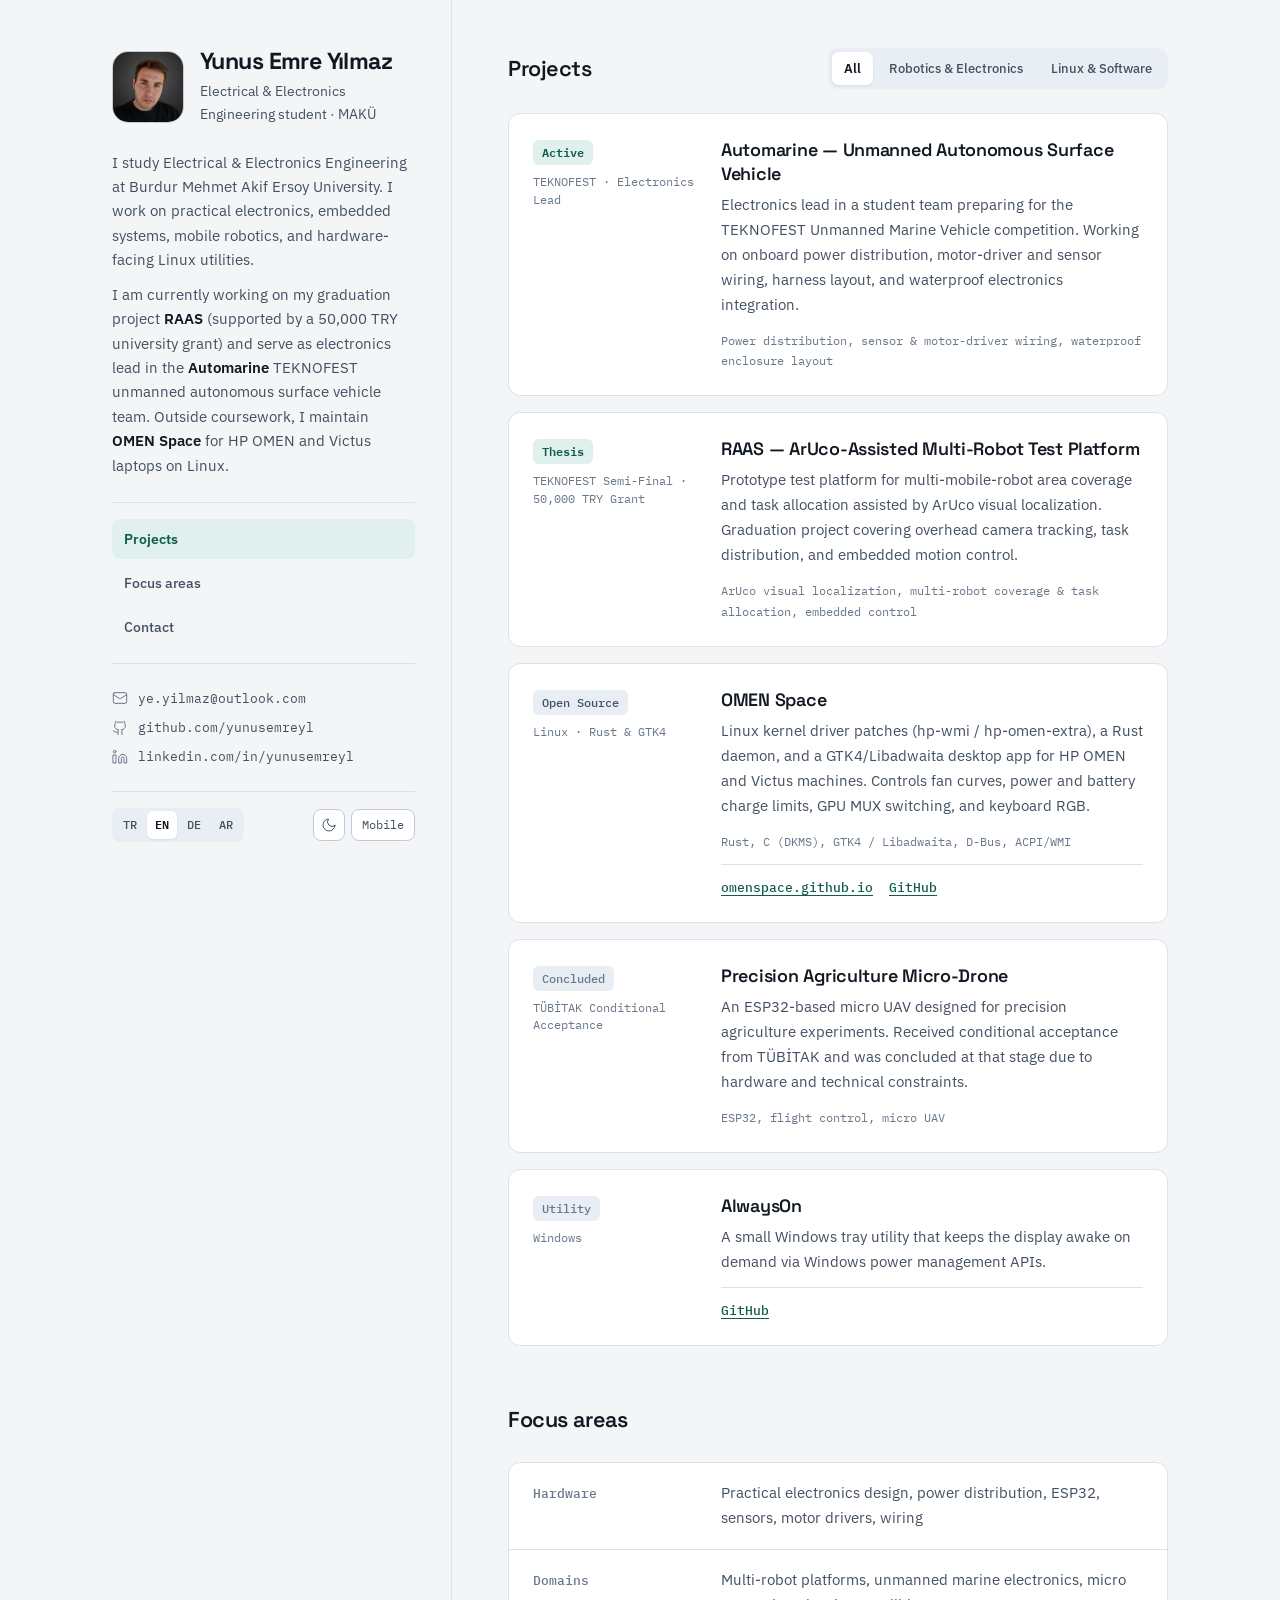
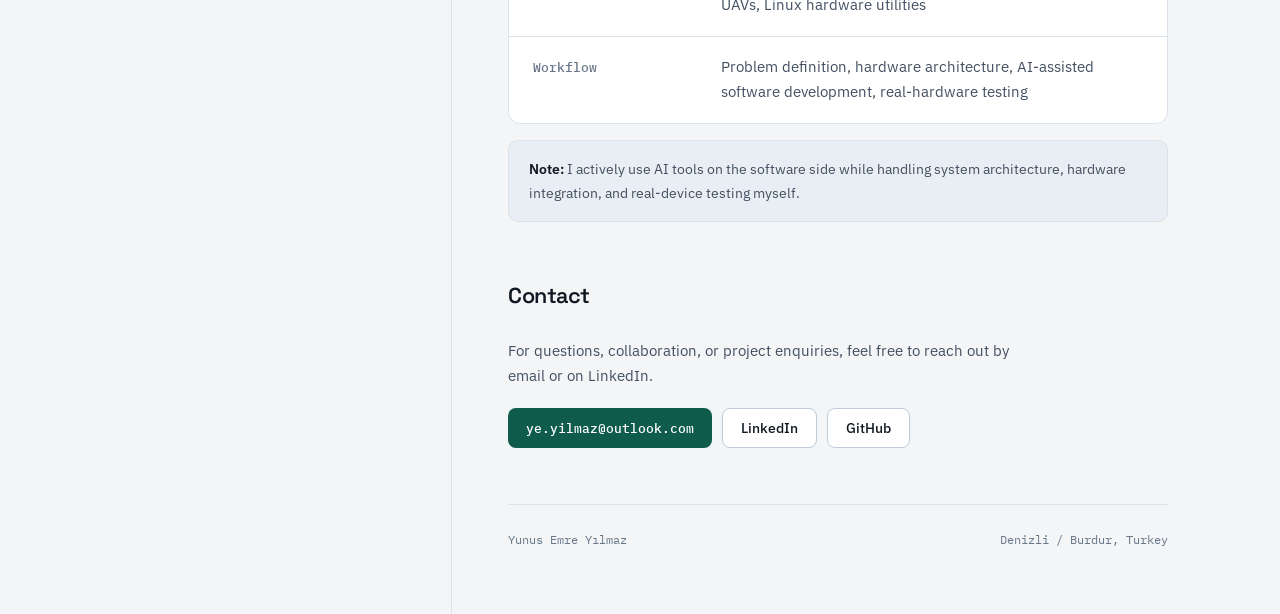
<file: index.html>
<!DOCTYPE html>
<html lang="tr">
<head>
<meta charset="UTF-8">
<meta name="viewport" content="width=device-width, initial-scale=1.0">
<title>Yunus Emre Yılmaz</title>
<meta name="description" content="Yunus Emre Yılmaz — Elektrik-Elektronik Mühendisliği öğrencisi. Gömülü sistemler, çoklu mobil robotlar, insansız deniz aracı elektroniği ve Linux donanım araçları.">
<meta name="theme-color" content="#f3f5f7">
<link rel="icon" href="avatar.png" type="image/png">
<link rel="alternate" media="only screen and (max-width: 768px)" href="mobile.html">
<link rel="preconnect" href="https://fonts.googleapis.com">
<link rel="preconnect" href="https://fonts.gstatic.com" crossorigin>
<link href="https://fonts.googleapis.com/css2?family=IBM+Plex+Mono:wght@400;500&family=IBM+Plex+Sans+Arabic:wght@400;500;600&family=IBM+Plex+Sans:wght@400;500;600&family=Space+Grotesk:wght@500;600;700&display=swap" rel="stylesheet">
<script>
(function () {
  var params = new URLSearchParams(location.search);
  if (params.get('view') === 'desktop') sessionStorage.setItem('yey-view', 'desktop');
  if (params.get('view') === 'mobile') {
    sessionStorage.setItem('yey-view', 'mobile');
    location.replace('mobile.html' + location.hash);
    return;
  }
  var pref = sessionStorage.getItem('yey-view');
  var isMobile = window.matchMedia('(max-width: 768px)').matches || /Android|iPhone|iPod|IEMobile|Opera Mini/i.test(navigator.userAgent);
  if (pref !== 'desktop' && isMobile) {
    location.replace('mobile.html' + location.hash);
    return;
  }
  var saved = localStorage.getItem('theme');
  var theme = saved || (window.matchMedia('(prefers-color-scheme: dark)').matches ? 'dark' : 'light');
  document.documentElement.dataset.theme = theme;
})();
</script>
<link rel="stylesheet" href="assets/css/style.css">
</head>
<body>

<a class="skip-link" href="#content" data-i="skip">İçeriğe geç</a>

<div class="shell">
  <!-- Sticky Identity Rail -->
  <aside class="rail">
    <div class="rail-inner">
      <div class="identity">
        <img class="avatar" src="avatar.png" alt="Yunus Emre Yılmaz" width="84" height="84">
        <div class="id-text">
          <h1>Yunus Emre Yılmaz</h1>
          <p class="role" data-i="role"></p>
        </div>
      </div>

      <div class="bio">
        <p data-i="bio1"></p>
        <p data-i="bio2"></p>
      </div>

      <nav class="rail-nav" aria-label="Section navigation">
        <a href="#projects" class="on" data-sec="projects" data-i="n_proj">Projeler</a>
        <a href="#focus" data-sec="focus" data-i="n_work">Çalışma alanları</a>
        <a href="#contact" data-sec="contact" data-i="n_contact">İletişim</a>
      </nav>

      <div class="rail-links">
        <a href="mailto:ye.yilmaz@outlook.com" class="ext-link">
          <svg width="16" height="16" viewBox="0 0 24 24" fill="none" stroke="currentColor" stroke-width="1.5" stroke-linecap="round" stroke-linejoin="round" aria-hidden="true"><rect x="2" y="4" width="20" height="16" rx="2"/><path d="m22 7-8.97 5.7a1.94 1.94 0 0 1-2.06 0L2 7"/></svg>
          <span>ye.yilmaz@outlook.com</span>
        </a>
        <a href="https://github.com/yunusemreyl" target="_blank" rel="noopener" class="ext-link">
          <svg width="16" height="16" viewBox="0 0 24 24" fill="none" stroke="currentColor" stroke-width="1.5" stroke-linecap="round" stroke-linejoin="round" aria-hidden="true"><path d="M15 22v-4a4.8 4.8 0 0 0-1-3.5c3 0 6-2 6-5.5.08-1.25-.27-2.48-1-3.5.28-1.15.28-2.35 0-3.5 0 0-1 0-3 1.5-2.64-.5-5.36-.5-8 0C6 2 5 2 5 2c-.3 1.15-.3 2.35 0 3.5A5.4 5.4 0 0 0 4 9c0 3.5 3 5.5 6 5.5-.39.49-.68 1.05-.85 1.65S8.93 17.38 9 18v4"/><path d="M9 18c-4.51 2-5-2-7-2"/></svg>
          <span>github.com/yunusemreyl</span>
        </a>
        <a href="https://www.linkedin.com/in/yunusemreyl" target="_blank" rel="noopener" class="ext-link">
          <svg width="16" height="16" viewBox="0 0 24 24" fill="none" stroke="currentColor" stroke-width="1.5" stroke-linecap="round" stroke-linejoin="round" aria-hidden="true"><path d="M16 8a6 6 0 0 1 6 6v7h-4v-7a2 2 0 0 0-4 0v7h-4v-7a6 6 0 0 1 6-6z"/><rect x="2" y="9" width="4" height="12"/><circle cx="4" cy="4" r="2"/></svg>
          <span>linkedin.com/in/yunusemreyl</span>
        </a>
      </div>

      <div class="rail-controls">
        <div class="lang" role="group" aria-label="Language">
          <button type="button" data-l="tr">TR</button>
          <button type="button" data-l="en">EN</button>
          <button type="button" data-l="de">DE</button>
          <button type="button" data-l="ar">AR</button>
        </div>
        <div class="rail-actions">
          <button class="icon-btn theme-btn" type="button" aria-label="Toggle theme">
            <svg class="ic-moon" width="16" height="16" viewBox="0 0 24 24" fill="none" stroke="currentColor" stroke-width="1.5" stroke-linecap="round" stroke-linejoin="round" aria-hidden="true"><path d="M21 12.79A9 9 0 1 1 11.21 3a7 7 0 0 0 9.79 9.79z"/></svg>
            <svg class="ic-sun" width="16" height="16" viewBox="0 0 24 24" fill="none" stroke="currentColor" stroke-width="1.5" stroke-linecap="round" stroke-linejoin="round" aria-hidden="true"><circle cx="12" cy="12" r="4"/><path d="M12 2v2M12 20v2M4.93 4.93l1.41 1.41M17.66 17.66l1.41 1.41M2 12h2M20 12h2M6.34 17.66l-1.41 1.41M19.07 4.93l-1.41 1.41"/></svg>
          </button>
          <a href="mobile.html?view=mobile" class="view-switch" data-i="view_mobile" title="Mobile edition">Mobil</a>
        </div>
      </div>
    </div>
  </aside>

  <!-- Main Technical Ledger -->
  <main id="content" class="content">
    <section id="projects" class="block">
      <div class="block-head">
        <h2 data-i="n_proj">Projeler</h2>
        <div class="filters" role="tablist" aria-label="Project categories">
          <button type="button" class="filter-btn on" role="tab" aria-selected="true" data-filter="all" data-i="f_all">Tümü</button>
          <button type="button" class="filter-btn" role="tab" aria-selected="false" data-filter="hardware" data-i="f_hw">Robotik &amp; Elektronik</button>
          <button type="button" class="filter-btn" role="tab" aria-selected="false" data-filter="software" data-i="f_sw">Linux &amp; Yazılım</button>
        </div>
      </div>

      <div class="project-ledger">
        <article class="entry entry-active" data-cat="hardware">
          <div class="entry-rail">
            <span class="status-tag active" data-i="st_active">Aktif</span>
            <span class="entry-period" data-i="m_auto"></span>
          </div>
          <div class="entry-body">
            <h3 data-i="t_auto"></h3>
            <p data-i="p_auto"></p>
            <div class="spec-line" data-i="d_auto"></div>
          </div>
        </article>

        <article class="entry entry-active" data-cat="hardware">
          <div class="entry-rail">
            <span class="status-tag active" data-i="st_grad">Bitirme</span>
            <span class="entry-period" data-i="m_raas"></span>
          </div>
          <div class="entry-body">
            <h3 data-i="t_raas"></h3>
            <p data-i="p_raas"></p>
            <div class="spec-line" data-i="d_raas"></div>
          </div>
        </article>

        <article class="entry" data-cat="software">
          <div class="entry-rail">
            <span class="status-tag" data-i="st_oss">Açık Kaynak</span>
            <span class="entry-period" data-i="m_omen"></span>
          </div>
          <div class="entry-body">
            <h3><bdi>OMEN Space</bdi></h3>
            <p data-i="p_omen"></p>
            <div class="spec-line" data-i="d_omen"></div>
            <div class="entry-links">
              <a href="https://omenspace.github.io" target="_blank" rel="noopener">omenspace.github.io</a>
              <a href="https://github.com/yunusemreyl/omen-space" target="_blank" rel="noopener">GitHub</a>
            </div>
          </div>
        </article>

        <article class="entry" data-cat="hardware">
          <div class="entry-rail">
            <span class="status-tag muted" data-i="st_arch">Tamamlandı</span>
            <span class="entry-period" data-i="m_drone"></span>
          </div>
          <div class="entry-body">
            <h3 data-i="t_drone"></h3>
            <p data-i="p_drone"></p>
            <div class="spec-line" data-i="d_drone"></div>
          </div>
        </article>

        <article class="entry" data-cat="software">
          <div class="entry-rail">
            <span class="status-tag muted" data-i="st_util">Araç</span>
            <span class="entry-period"><bdi>Windows</bdi></span>
          </div>
          <div class="entry-body">
            <h3><bdi>AlwaysOn</bdi></h3>
            <p data-i="p_always"></p>
            <div class="entry-links">
              <a href="https://github.com/yunusemreyl/AlwaysOn" target="_blank" rel="noopener">GitHub</a>
            </div>
          </div>
        </article>
      </div>
    </section>

    <section id="focus" class="block">
      <div class="block-head">
        <h2 data-i="n_work">Çalışma alanları</h2>
      </div>

      <dl class="matrix">
        <div class="matrix-row">
          <dt data-i="k1"></dt>
          <dd data-i="v1"></dd>
        </div>
        <div class="matrix-row">
          <dt data-i="k2"></dt>
          <dd data-i="v2"></dd>
        </div>
        <div class="matrix-row">
          <dt data-i="k3"></dt>
          <dd data-i="v3"></dd>
        </div>
      </dl>

      <div class="callout" data-i="note"></div>
    </section>

    <section id="contact" class="block">
      <div class="block-head">
        <h2 data-i="n_contact">İletişim</h2>
      </div>
      <p class="contact-lead" data-i="c_text"></p>
      <div class="contact-bar">
        <a href="mailto:ye.yilmaz@outlook.com" class="btn-primary">ye.yilmaz@outlook.com</a>
        <a href="https://www.linkedin.com/in/yunusemreyl" target="_blank" rel="noopener" class="btn-ghost">LinkedIn</a>
        <a href="https://github.com/yunusemreyl" target="_blank" rel="noopener" class="btn-ghost">GitHub</a>
      </div>
    </section>

    <footer class="foot">
      <span>Yunus Emre Yılmaz</span>
      <span data-i="loc">Denizli / Burdur, Türkiye</span>
    </footer>
  </main>
</div>

<script src="assets/js/main.js"></script>
</body>
</html>
</file>
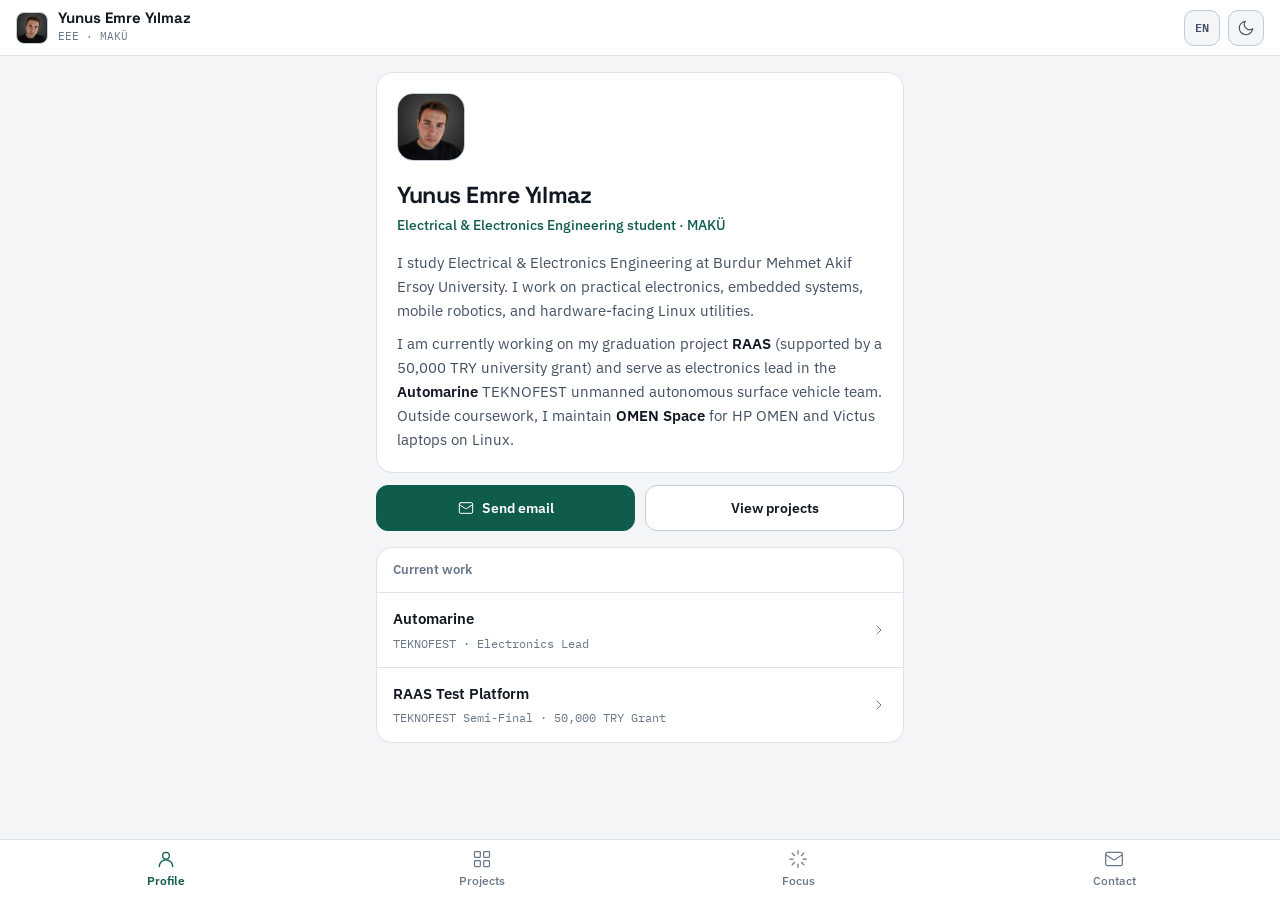
<file: mobile.html>
<!DOCTYPE html>
<html lang="tr">
<head>
<meta charset="UTF-8">
<meta name="viewport" content="width=device-width, initial-scale=1.0, viewport-fit=cover">
<title>Yunus Emre Yılmaz</title>
<meta name="description" content="Yunus Emre Yılmaz — Elektrik-Elektronik Mühendisliği öğrencisi. Gömülü sistemler, çoklu mobil robotlar, insansız deniz aracı elektroniği ve Linux donanım araçları.">
<meta name="theme-color" content="#f3f5f7">
<link rel="icon" href="avatar.png" type="image/png">
<link rel="canonical" href="index.html">
<link rel="preconnect" href="https://fonts.googleapis.com">
<link rel="preconnect" href="https://fonts.gstatic.com" crossorigin>
<link href="https://fonts.googleapis.com/css2?family=IBM+Plex+Mono:wght@400;500&family=IBM+Plex+Sans+Arabic:wght@400;500;600&family=IBM+Plex+Sans:wght@400;500;600&family=Space+Grotesk:wght@500;600;700&display=swap" rel="stylesheet">
<script>
(function () {
  var params = new URLSearchParams(location.search);
  if (params.get('view') === 'mobile') sessionStorage.setItem('yey-view', 'mobile');
  var saved = localStorage.getItem('theme');
  var theme = saved || (window.matchMedia('(prefers-color-scheme: dark)').matches ? 'dark' : 'light');
  document.documentElement.dataset.theme = theme;
})();
</script>
<link rel="stylesheet" href="assets/css/mobile.css">
</head>
<body>

<header class="m-header">
  <div class="m-brand">
    <img src="avatar.png" alt="Yunus Emre Yılmaz" width="32" height="32">
    <div>
      <div class="m-name">Yunus Emre Yılmaz</div>
      <div class="m-dept" data-i="m_dept">EEM · MAKÜ</div>
    </div>
  </div>
  <div class="m-tools">
    <button class="m-lang-cycle" id="mLangBtn" type="button" aria-label="Change language">TR</button>
    <button class="m-icon-btn theme-btn" type="button" aria-label="Toggle theme">
      <svg class="ic-moon" width="18" height="18" viewBox="0 0 24 24" fill="none" stroke="currentColor" stroke-width="1.5" stroke-linecap="round" stroke-linejoin="round" aria-hidden="true"><path d="M21 12.79A9 9 0 1 1 11.21 3a7 7 0 0 0 9.79 9.79z"/></svg>
      <svg class="ic-sun" width="18" height="18" viewBox="0 0 24 24" fill="none" stroke="currentColor" stroke-width="1.5" stroke-linecap="round" stroke-linejoin="round" aria-hidden="true"><circle cx="12" cy="12" r="4"/><path d="M12 2v2M12 20v2M4.93 4.93l1.41 1.41M17.66 17.66l1.41 1.41M2 12h2M20 12h2M6.34 17.66l-1.41 1.41M19.07 4.93l-1.41 1.41"/></svg>
    </button>
  </div>
</header>

<main class="m-main">
  <!-- Tab 1: About / Overview -->
  <section class="m-view on" data-tab="about">
    <div class="m-hero-card">
      <img class="m-avatar" src="avatar.png" alt="Yunus Emre Yılmaz" width="68" height="68">
      <h1>Yunus Emre Yılmaz</h1>
      <p class="m-role" data-i="role"></p>
      <div class="m-bio">
        <p data-i="bio1"></p>
        <p data-i="bio2"></p>
      </div>
    </div>

    <div class="m-quick-actions">
      <a href="mailto:ye.yilmaz@outlook.com" class="m-btn m-btn-primary">
        <svg width="16" height="16" viewBox="0 0 24 24" fill="none" stroke="currentColor" stroke-width="1.5" stroke-linecap="round" stroke-linejoin="round" aria-hidden="true"><rect x="2" y="4" width="20" height="16" rx="2"/><path d="m22 7-8.97 5.7a1.94 1.94 0 0 1-2.06 0L2 7"/></svg>
        <span data-i="m_email_btn">E-posta gönder</span>
      </a>
      <button type="button" class="m-btn" data-go-tab="projects" data-i="m_view_projects">Projeleri gör</button>
    </div>

    <div class="m-current-strip">
      <div class="m-strip-head" data-i="m_now">Güncel çalışmalar</div>
      <button type="button" class="m-mini-row" data-go-tab="projects">
        <div>
          <strong data-i="t_auto_short">Automarine</strong>
          <span data-i="m_auto"></span>
        </div>
        <svg width="16" height="16" viewBox="0 0 24 24" fill="none" stroke="currentColor" stroke-width="1.5" stroke-linecap="round" stroke-linejoin="round" aria-hidden="true"><path d="m9 18 6-6-6-6"/></svg>
      </button>
      <button type="button" class="m-mini-row" data-go-tab="projects">
        <div>
          <strong data-i="t_raas_short">RAAS</strong>
          <span data-i="m_raas"></span>
        </div>
        <svg width="16" height="16" viewBox="0 0 24 24" fill="none" stroke="currentColor" stroke-width="1.5" stroke-linecap="round" stroke-linejoin="round" aria-hidden="true"><path d="m9 18 6-6-6-6"/></svg>
      </button>
    </div>
  </section>

  <!-- Tab 2: Projects -->
  <section class="m-view" data-tab="projects">
    <div class="m-sec-title" data-i="n_proj">Projeler</div>

    <div class="m-chips" role="tablist">
      <button type="button" class="filter-btn on" role="tab" aria-selected="true" data-filter="all" data-i="f_all">Tümü</button>
      <button type="button" class="filter-btn" role="tab" aria-selected="false" data-filter="hardware" data-i="f_hw">Robotik &amp; Elektronik</button>
      <button type="button" class="filter-btn" role="tab" aria-selected="false" data-filter="software" data-i="f_sw">Linux &amp; Yazılım</button>
    </div>

    <div class="m-proj-list">
      <details class="m-proj" data-cat="hardware" open>
        <summary>
          <div class="m-proj-head">
            <span class="m-pill active" data-i="st_active">Aktif</span>
            <h2 data-i="t_auto"></h2>
            <div class="m-proj-meta" data-i="m_auto"></div>
          </div>
          <svg class="m-chev" width="16" height="16" viewBox="0 0 24 24" fill="none" stroke="currentColor" stroke-width="1.5" stroke-linecap="round" stroke-linejoin="round" aria-hidden="true"><path d="m6 9 6 6 6-6"/></svg>
        </summary>
        <div class="m-proj-body">
          <p data-i="p_auto"></p>
          <div class="m-spec" data-i="d_auto"></div>
        </div>
      </details>

      <details class="m-proj" data-cat="hardware" open>
        <summary>
          <div class="m-proj-head">
            <span class="m-pill active" data-i="st_grad">Bitirme</span>
            <h2 data-i="t_raas"></h2>
            <div class="m-proj-meta" data-i="m_raas"></div>
          </div>
          <svg class="m-chev" width="16" height="16" viewBox="0 0 24 24" fill="none" stroke="currentColor" stroke-width="1.5" stroke-linecap="round" stroke-linejoin="round" aria-hidden="true"><path d="m6 9 6 6 6-6"/></svg>
        </summary>
        <div class="m-proj-body">
          <p data-i="p_raas"></p>
          <div class="m-spec" data-i="d_raas"></div>
        </div>
      </details>

      <details class="m-proj" data-cat="software">
        <summary>
          <div class="m-proj-head">
            <span class="m-pill" data-i="st_oss">Açık Kaynak</span>
            <h2><bdi>OMEN Space</bdi></h2>
            <div class="m-proj-meta" data-i="m_omen"></div>
          </div>
          <svg class="m-chev" width="16" height="16" viewBox="0 0 24 24" fill="none" stroke="currentColor" stroke-width="1.5" stroke-linecap="round" stroke-linejoin="round" aria-hidden="true"><path d="m6 9 6 6 6-6"/></svg>
        </summary>
        <div class="m-proj-body">
          <p data-i="p_omen"></p>
          <div class="m-spec" data-i="d_omen"></div>
          <div class="m-proj-links">
            <a href="https://omenspace.github.io" target="_blank" rel="noopener">omenspace.github.io</a>
            <a href="https://github.com/yunusemreyl/omen-space" target="_blank" rel="noopener">GitHub</a>
          </div>
        </div>
      </details>

      <details class="m-proj" data-cat="hardware">
        <summary>
          <div class="m-proj-head">
            <span class="m-pill muted" data-i="st_arch">Tamamlandı</span>
            <h2 data-i="t_drone"></h2>
            <div class="m-proj-meta" data-i="m_drone"></div>
          </div>
          <svg class="m-chev" width="16" height="16" viewBox="0 0 24 24" fill="none" stroke="currentColor" stroke-width="1.5" stroke-linecap="round" stroke-linejoin="round" aria-hidden="true"><path d="m6 9 6 6 6-6"/></svg>
        </summary>
        <div class="m-proj-body">
          <p data-i="p_drone"></p>
          <div class="m-spec" data-i="d_drone"></div>
        </div>
      </details>

      <details class="m-proj" data-cat="software">
        <summary>
          <div class="m-proj-head">
            <span class="m-pill muted" data-i="st_util">Araç</span>
            <h2><bdi>AlwaysOn</bdi></h2>
            <div class="m-proj-meta"><bdi>Windows</bdi></div>
          </div>
          <svg class="m-chev" width="16" height="16" viewBox="0 0 24 24" fill="none" stroke="currentColor" stroke-width="1.5" stroke-linecap="round" stroke-linejoin="round" aria-hidden="true"><path d="m6 9 6 6 6-6"/></svg>
        </summary>
        <div class="m-proj-body">
          <p data-i="p_always"></p>
          <div class="m-proj-links">
            <a href="https://github.com/yunusemreyl/AlwaysOn" target="_blank" rel="noopener">GitHub</a>
          </div>
        </div>
      </details>
    </div>
  </section>

  <!-- Tab 3: Focus Areas -->
  <section class="m-view" data-tab="focus">
    <div class="m-sec-title" data-i="n_work">Çalışma alanları</div>

    <dl class="m-matrix">
      <div class="m-mrow"><dt data-i="k1"></dt><dd data-i="v1"></dd></div>
      <div class="m-mrow"><dt data-i="k2"></dt><dd data-i="v2"></dd></div>
      <div class="m-mrow"><dt data-i="k3"></dt><dd data-i="v3"></dd></div>
    </dl>

    <div class="m-callout" data-i="note"></div>
  </section>

  <!-- Tab 4: Contact & Preferences -->
  <section class="m-view" data-tab="contact">
    <div class="m-sec-title" data-i="n_contact">İletişim</div>
    <p class="m-contact-p" data-i="c_text"></p>

    <div class="m-contact-list">
      <a href="mailto:ye.yilmaz@outlook.com" class="m-contact-item">
        <svg width="18" height="18" viewBox="0 0 24 24" fill="none" stroke="currentColor" stroke-width="1.5" stroke-linecap="round" stroke-linejoin="round" aria-hidden="true"><rect x="2" y="4" width="20" height="16" rx="2"/><path d="m22 7-8.97 5.7a1.94 1.94 0 0 1-2.06 0L2 7"/></svg>
        <div><strong>E-posta</strong><span>ye.yilmaz@outlook.com</span></div>
      </a>
      <a href="https://www.linkedin.com/in/yunusemreyl" target="_blank" rel="noopener" class="m-contact-item">
        <svg width="18" height="18" viewBox="0 0 24 24" fill="none" stroke="currentColor" stroke-width="1.5" stroke-linecap="round" stroke-linejoin="round" aria-hidden="true"><path d="M16 8a6 6 0 0 1 6 6v7h-4v-7a2 2 0 0 0-4 0v7h-4v-7a6 6 0 0 1 6-6z"/><rect x="2" y="9" width="4" height="12"/><circle cx="4" cy="4" r="2"/></svg>
        <div><strong>LinkedIn</strong><span>linkedin.com/in/yunusemreyl</span></div>
      </a>
      <a href="https://github.com/yunusemreyl" target="_blank" rel="noopener" class="m-contact-item">
        <svg width="18" height="18" viewBox="0 0 24 24" fill="none" stroke="currentColor" stroke-width="1.5" stroke-linecap="round" stroke-linejoin="round" aria-hidden="true"><path d="M15 22v-4a4.8 4.8 0 0 0-1-3.5c3 0 6-2 6-5.5.08-1.25-.27-2.48-1-3.5.28-1.15.28-2.35 0-3.5 0 0-1 0-3 1.5-2.64-.5-5.36-.5-8 0C6 2 5 2 5 2c-.3 1.15-.3 2.35 0 3.5A5.4 5.4 0 0 0 4 9c0 3.5 3 5.5 6 5.5-.39.49-.68 1.05-.85 1.65S8.93 17.38 9 18v4"/><path d="M9 18c-4.51 2-5-2-7-2"/></svg>
        <div><strong>GitHub</strong><span>github.com/yunusemreyl</span></div>
      </a>
    </div>

    <div class="m-lang-bar">
      <span data-i="m_lang_label">Dil</span>
      <div class="lang" role="group" aria-label="Language">
        <button type="button" data-l="tr">TR</button>
        <button type="button" data-l="en">EN</button>
        <button type="button" data-l="de">DE</button>
        <button type="button" data-l="ar">AR</button>
      </div>
    </div>

    <div class="m-foot">
      <span data-i="loc">Denizli / Burdur, Türkiye</span>
      <a href="index.html?view=desktop" data-i="view_desktop">Masaüstü sürüm</a>
    </div>
  </section>
</main>

<!-- Native-style Bottom Tab Navigation -->
<nav class="m-tabbar" aria-label="Mobile navigation">
  <button type="button" class="m-tab on" data-tab="about">
    <svg width="20" height="20" viewBox="0 0 24 24" fill="none" stroke="currentColor" stroke-width="1.5" stroke-linecap="round" stroke-linejoin="round" aria-hidden="true"><circle cx="12" cy="8" r="4"/><path d="M20 21a8 8 0 0 0-16 0"/></svg>
    <span data-i="m_tab_about">Profil</span>
  </button>
  <button type="button" class="m-tab" data-tab="projects">
    <svg width="20" height="20" viewBox="0 0 24 24" fill="none" stroke="currentColor" stroke-width="1.5" stroke-linecap="round" stroke-linejoin="round" aria-hidden="true"><rect x="3" y="3" width="7" height="7" rx="1"/><rect x="14" y="3" width="7" height="7" rx="1"/><rect x="3" y="14" width="7" height="7" rx="1"/><rect x="14" y="14" width="7" height="7" rx="1"/></svg>
    <span data-i="n_proj">Projeler</span>
  </button>
  <button type="button" class="m-tab" data-tab="focus">
    <svg width="20" height="20" viewBox="0 0 24 24" fill="none" stroke="currentColor" stroke-width="1.5" stroke-linecap="round" stroke-linejoin="round" aria-hidden="true"><path d="M12 2v4M12 18v4M4.93 4.93l2.83 2.83M16.24 16.24l2.83 2.83M2 12h4M18 12h4M4.93 19.07l2.83-2.83M16.24 7.76l2.83-2.83"/></svg>
    <span data-i="m_tab_focus">Alanlar</span>
  </button>
  <button type="button" class="m-tab" data-tab="contact">
    <svg width="20" height="20" viewBox="0 0 24 24" fill="none" stroke="currentColor" stroke-width="1.5" stroke-linecap="round" stroke-linejoin="round" aria-hidden="true"><rect x="2" y="4" width="20" height="16" rx="2"/><path d="m22 7-8.97 5.7a1.94 1.94 0 0 1-2.06 0L2 7"/></svg>
    <span data-i="n_contact">İletişim</span>
  </button>
</nav>

<script src="assets/js/main.js"></script>
</body>
</html>
</file>
<file: assets/css/style.css>
/* Yunus Emre Yılmaz — Desktop Edition (Lab Bench & Technical Monograph) */

:root {
  --bg: #f3f5f7;
  --surface: #ffffff;
  --surface-alt: #e8eef3;
  --ink: #111822;
  --ink-2: #435061;
  --ink-3: #68778a;
  --line: #dbe2ea;
  --line-strong: #c0cbd7;
  --accent: #0f5c4d;
  --accent-h: #0b4a3e;
  --accent-soft: #e0f0ec;
  --display: 'Space Grotesk', system-ui, -apple-system, sans-serif;
  --sans: 'IBM Plex Sans', system-ui, -apple-system, sans-serif;
  --arabic: 'IBM Plex Sans Arabic', 'IBM Plex Sans', system-ui, sans-serif;
  --mono: 'IBM Plex Mono', ui-monospace, SFMono-Regular, Menlo, monospace;
}

[data-theme="dark"] {
  --bg: #0d1318;
  --surface: #131b22;
  --surface-alt: #1a242d;
  --ink: #e8eef4;
  --ink-2: #9baab9;
  --ink-3: #6e7f92;
  --line: #1f2b36;
  --line-strong: #2f404f;
  --accent: #38b296;
  --accent-h: #4cc5a9;
  --accent-soft: #132c28;
}

*, *::before, *::after {
  box-sizing: border-box;
  margin: 0;
  padding: 0;
}

::selection {
  background: var(--accent-soft);
  color: var(--ink);
}

html {
  scroll-behavior: smooth;
}

body {
  background: var(--bg);
  color: var(--ink);
  font-family: var(--sans);
  font-size: 15.5px;
  line-height: 1.66;
  -webkit-font-smoothing: antialiased;
  font-variant-numeric: tabular-nums;
}

html[dir="rtl"] body {
  font-family: var(--arabic);
  line-height: 1.78;
}

a {
  color: inherit;
  text-decoration: none;
}

button {
  font: inherit;
  color: inherit;
}

a:focus-visible,
button:focus-visible {
  outline: 2px solid var(--accent);
  outline-offset: 2px;
  border-radius: 4px;
}

.skip-link {
  position: absolute;
  inset-inline-start: -9999px;
  top: 12px;
  background: var(--surface);
  border: 1px solid var(--line-strong);
  padding: 8px 12px;
  border-radius: 6px;
  font-size: 0.85rem;
  z-index: 100;
}
.skip-link:focus { inset-inline-start: 16px; }

/* Shell: Two-column sticky rail + technical ledger */
.shell {
  max-width: 1120px;
  margin: 0 auto;
  display: grid;
  grid-template-columns: 340px minmax(0, 1fr);
  gap: 56px;
  padding: 0 32px;
  min-height: 100vh;
}

/* Left Rail */
.rail {
  padding: 48px 0;
  border-inline-end: 1px solid var(--line);
  padding-inline-end: 36px;
}

.rail-inner {
  position: sticky;
  top: 48px;
  display: flex;
  flex-direction: column;
  gap: 24px;
}

.identity {
  display: flex;
  align-items: center;
  gap: 16px;
}

.avatar {
  width: 72px;
  height: 72px;
  border-radius: 16px;
  object-fit: cover;
  border: 1px solid var(--line-strong);
  flex: none;
}

.id-text h1 {
  font-family: var(--display);
  font-size: 1.45rem;
  font-weight: 700;
  letter-spacing: -0.025em;
  line-height: 1.2;
}

html[dir="rtl"] .id-text h1 {
  font-family: var(--arabic);
  letter-spacing: 0;
}

.role {
  font-size: 0.88rem;
  color: var(--ink-2);
  margin-top: 4px;
}

.bio {
  font-size: 0.92rem;
  color: var(--ink-2);
  display: flex;
  flex-direction: column;
  gap: 10px;
}

.bio b {
  color: var(--ink);
  font-weight: 600;
}

.rail-nav {
  display: flex;
  flex-direction: column;
  gap: 4px;
  padding: 16px 0;
  border-top: 1px solid var(--line);
  border-bottom: 1px solid var(--line);
}

.rail-nav a {
  display: flex;
  align-items: center;
  justify-content: space-between;
  padding: 8px 12px;
  border-radius: 8px;
  font-size: 0.9rem;
  font-weight: 500;
  color: var(--ink-2);
  transition: background-color 140ms ease, color 140ms ease;
}

.rail-nav a:hover {
  background: var(--surface-alt);
  color: var(--ink);
}

.rail-nav a.on {
  background: var(--accent-soft);
  color: var(--accent);
  font-weight: 600;
}

.rail-links {
  display: flex;
  flex-direction: column;
  gap: 8px;
}

.ext-link {
  display: inline-flex;
  align-items: center;
  gap: 10px;
  font-family: var(--mono);
  font-size: 0.8rem;
  color: var(--ink-2);
  transition: color 140ms ease;
}

.ext-link svg {
  color: var(--ink-3);
  flex: none;
}

.ext-link:hover {
  color: var(--accent);
}

.ext-link:hover svg {
  color: var(--accent);
}

.rail-controls {
  display: flex;
  align-items: center;
  justify-content: space-between;
  gap: 8px;
  padding-top: 16px;
  border-top: 1px solid var(--line);
}

.lang {
  display: flex;
  gap: 2px;
  background: var(--surface-alt);
  padding: 3px;
  border-radius: 8px;
}

.lang button {
  border: 0;
  background: transparent;
  padding: 4px 8px;
  border-radius: 6px;
  font-family: var(--mono);
  font-size: 0.72rem;
  font-weight: 500;
  color: var(--ink-2);
  cursor: pointer;
  transition: background-color 140ms ease, color 140ms ease;
}

.lang button:hover {
  color: var(--ink);
}

.lang button.on {
  background: var(--surface);
  color: var(--ink);
  font-weight: 600;
  box-shadow: 0 1px 2px rgba(0, 0, 0, 0.08);
}

.rail-actions {
  display: flex;
  align-items: center;
  gap: 6px;
}

.icon-btn {
  display: inline-flex;
  align-items: center;
  justify-content: center;
  width: 32px;
  height: 32px;
  border-radius: 8px;
  border: 1px solid var(--line-strong);
  background: var(--surface);
  color: var(--ink-2);
  cursor: pointer;
  transition: border-color 140ms ease, color 140ms ease;
}

.icon-btn:hover {
  border-color: var(--accent);
  color: var(--ink);
}

[data-theme="light"] .ic-sun { display: none; }
[data-theme="dark"] .ic-moon { display: none; }

.view-switch {
  display: inline-flex;
  align-items: center;
  height: 32px;
  padding: 0 10px;
  border-radius: 8px;
  border: 1px solid var(--line-strong);
  background: var(--surface);
  font-family: var(--mono);
  font-size: 0.72rem;
  color: var(--ink-2);
  transition: border-color 140ms ease, color 140ms ease;
}

.view-switch:hover {
  border-color: var(--accent);
  color: var(--accent);
}

/* Right Main Column */
.content {
  padding: 48px 0 64px;
  display: flex;
  flex-direction: column;
  gap: 56px;
}

.block-head {
  display: flex;
  align-items: center;
  justify-content: space-between;
  gap: 16px;
  flex-wrap: wrap;
  margin-bottom: 24px;
}

.block-head h2 {
  font-family: var(--display);
  font-size: 1.35rem;
  font-weight: 600;
  letter-spacing: -0.02em;
}

html[dir="rtl"] .block-head h2 {
  font-family: var(--arabic);
  letter-spacing: 0;
}

/* Filter tabs */
.filters {
  display: flex;
  gap: 4px;
  background: var(--surface-alt);
  padding: 4px;
  border-radius: 10px;
}

.filter-btn {
  border: 0;
  background: transparent;
  padding: 6px 12px;
  border-radius: 7px;
  font-size: 0.8rem;
  font-weight: 500;
  color: var(--ink-2);
  cursor: pointer;
  transition: background-color 140ms ease, color 140ms ease;
}

.filter-btn:hover {
  color: var(--ink);
}

.filter-btn.on {
  background: var(--surface);
  color: var(--ink);
  font-weight: 600;
  box-shadow: 0 1px 3px rgba(0, 0, 0, 0.08);
}

/* Project Ledger */
.project-ledger {
  display: flex;
  flex-direction: column;
  gap: 16px;
}

.entry {
  display: grid;
  grid-template-columns: 164px minmax(0, 1fr);
  gap: 24px;
  padding: 24px;
  background: var(--surface);
  border: 1px solid var(--line);
  border-radius: 12px;
  transition: border-color 160ms ease;
}

.entry:hover {
  border-color: var(--line-strong);
}

.entry.hidden {
  display: none;
}

.entry-rail {
  display: flex;
  flex-direction: column;
  align-items: flex-start;
  gap: 8px;
  padding-top: 2px;
}

.status-tag {
  display: inline-block;
  font-family: var(--mono);
  font-size: 0.72rem;
  font-weight: 500;
  padding: 3px 9px;
  border-radius: 6px;
  background: var(--surface-alt);
  color: var(--ink-2);
}

.status-tag.active {
  background: var(--accent-soft);
  color: var(--accent);
  font-weight: 600;
}

.status-tag.muted {
  color: var(--ink-3);
}

.entry-period {
  font-family: var(--mono);
  font-size: 0.75rem;
  color: var(--ink-3);
  line-height: 1.45;
}

html[dir="rtl"] .status-tag,
html[dir="rtl"] .entry-period {
  font-family: var(--arabic);
}

.entry-body h3 {
  font-family: var(--display);
  font-size: 1.12rem;
  font-weight: 600;
  letter-spacing: -0.015em;
  line-height: 1.3;
  margin-bottom: 8px;
}

html[dir="rtl"] .entry-body h3 {
  font-family: var(--arabic);
  letter-spacing: 0;
}

.entry-body p {
  font-size: 0.94rem;
  color: var(--ink-2);
  margin-bottom: 12px;
}

.spec-line {
  font-family: var(--mono);
  font-size: 0.78rem;
  color: var(--ink-3);
}

html[dir="rtl"] .spec-line {
  font-family: var(--arabic);
  font-size: 0.82rem;
}

.entry-links {
  display: flex;
  flex-wrap: wrap;
  gap: 16px;
  margin-top: 12px;
  padding-top: 12px;
  border-top: 1px solid var(--line);
  font-family: var(--mono);
  font-size: 0.8rem;
}

.entry-links a {
  color: var(--accent);
  font-weight: 500;
  text-decoration: underline;
  text-underline-offset: 3px;
}

.entry-links a:hover {
  color: var(--accent-h);
}

/* Focus Matrix */
.matrix {
  background: var(--surface);
  border: 1px solid var(--line);
  border-radius: 12px;
  overflow: hidden;
}

.matrix-row {
  display: grid;
  grid-template-columns: 164px minmax(0, 1fr);
  gap: 24px;
  padding: 18px 24px;
  border-top: 1px solid var(--line);
}

.matrix-row:first-child {
  border-top: 0;
}

.matrix-row dt {
  font-family: var(--mono);
  font-size: 0.8rem;
  font-weight: 500;
  color: var(--ink-3);
  padding-top: 2px;
}

html[dir="rtl"] .matrix-row dt {
  font-family: var(--arabic);
  font-weight: 600;
  font-size: 0.86rem;
}

.matrix-row dd {
  font-size: 0.94rem;
  color: var(--ink-2);
}

.callout {
  margin-top: 16px;
  padding: 16px 20px;
  background: var(--surface-alt);
  border: 1px solid var(--line);
  border-radius: 10px;
  font-size: 0.9rem;
  color: var(--ink-2);
}

.callout b {
  color: var(--ink);
  font-weight: 600;
}

/* Contact */
.contact-lead {
  color: var(--ink-2);
  font-size: 0.96rem;
  margin-bottom: 20px;
  max-width: 58ch;
}

.contact-bar {
  display: flex;
  flex-wrap: wrap;
  gap: 10px;
}

.btn-primary,
.btn-ghost {
  display: inline-flex;
  align-items: center;
  height: 40px;
  padding: 0 18px;
  border-radius: 8px;
  font-size: 0.88rem;
  font-weight: 500;
  transition: background-color 140ms ease, border-color 140ms ease, color 140ms ease;
}

.btn-primary {
  background: var(--accent);
  color: #ffffff;
  font-family: var(--mono);
  font-size: 0.82rem;
}

.btn-primary:hover {
  background: var(--accent-h);
}

.btn-ghost {
  background: var(--surface);
  border: 1px solid var(--line-strong);
  color: var(--ink);
}

.btn-ghost:hover {
  border-color: var(--accent);
  color: var(--accent);
}

/* Footer */
.foot {
  padding-top: 24px;
  border-top: 1px solid var(--line);
  display: flex;
  justify-content: space-between;
  gap: 12px;
  font-family: var(--mono);
  font-size: 0.78rem;
  color: var(--ink-3);
}

html[dir="rtl"] .foot {
  font-family: var(--arabic);
}

@media (max-width: 960px) {
  .shell {
    grid-template-columns: 1fr;
    gap: 32px;
    padding: 0 24px;
  }
  .rail {
    border-inline-end: 0;
    border-bottom: 1px solid var(--line);
    padding: 32px 0 28px;
  }
  .rail-inner {
    position: static;
  }
  .content {
    padding-top: 8px;
  }
  .entry,
  .matrix-row {
    grid-template-columns: 1fr;
    gap: 10px;
  }
}
</file>
<file: assets/css/mobile.css>
/* Yunus Emre Yılmaz — Dedicated Mobile App-Sheet Edition */

:root {
  --bg: #f3f5f7;
  --surface: #ffffff;
  --surface-alt: #e8eef3;
  --ink: #111822;
  --ink-2: #435061;
  --ink-3: #68778a;
  --line: #dbe2ea;
  --line-strong: #c0cbd7;
  --accent: #0f5c4d;
  --accent-h: #0b4a3e;
  --accent-soft: #e0f0ec;
  --display: 'Space Grotesk', system-ui, -apple-system, sans-serif;
  --sans: 'IBM Plex Sans', system-ui, -apple-system, sans-serif;
  --arabic: 'IBM Plex Sans Arabic', 'IBM Plex Sans', system-ui, sans-serif;
  --mono: 'IBM Plex Mono', ui-monospace, SFMono-Regular, Menlo, monospace;
}

[data-theme="dark"] {
  --bg: #0d1318;
  --surface: #131b22;
  --surface-alt: #1a242d;
  --ink: #e8eef4;
  --ink-2: #9baab9;
  --ink-3: #6e7f92;
  --line: #1f2b36;
  --line-strong: #2f404f;
  --accent: #38b296;
  --accent-h: #4cc5a9;
  --accent-soft: #132c28;
}

*, *::before, *::after {
  box-sizing: border-box;
  margin: 0;
  padding: 0;
  -webkit-tap-highlight-color: transparent;
}

body {
  background: var(--bg);
  color: var(--ink);
  font-family: var(--sans);
  font-size: 15px;
  line-height: 1.62;
  -webkit-font-smoothing: antialiased;
  font-variant-numeric: tabular-nums;
  padding-bottom: calc(76px + env(safe-area-inset-bottom, 0px));
}

html[dir="rtl"] body {
  font-family: var(--arabic);
  line-height: 1.74;
}

a { color: inherit; text-decoration: none; }
button { font: inherit; color: inherit; }

/* Sticky Top App Header */
.m-header {
  position: sticky;
  top: 0;
  z-index: 40;
  height: 56px;
  padding: 0 16px;
  background: var(--surface);
  border-bottom: 1px solid var(--line);
  display: flex;
  align-items: center;
  justify-content: space-between;
  gap: 12px;
}

.m-brand {
  display: flex;
  align-items: center;
  gap: 10px;
  min-width: 0;
}

.m-brand img {
  width: 32px;
  height: 32px;
  border-radius: 8px;
  border: 1px solid var(--line-strong);
  object-fit: cover;
  flex: none;
}

.m-name {
  font-family: var(--display);
  font-size: 0.94rem;
  font-weight: 700;
  line-height: 1.2;
  white-space: nowrap;
  overflow: hidden;
  text-overflow: ellipsis;
}

.m-dept {
  font-family: var(--mono);
  font-size: 0.7rem;
  color: var(--ink-3);
}

.m-tools {
  display: flex;
  align-items: center;
  gap: 8px;
}

.m-lang-cycle,
.m-icon-btn {
  height: 36px;
  min-width: 36px;
  padding: 0 10px;
  border-radius: 10px;
  border: 1px solid var(--line-strong);
  background: var(--bg);
  color: var(--ink-2);
  display: inline-flex;
  align-items: center;
  justify-content: center;
  font-family: var(--mono);
  font-size: 0.75rem;
  font-weight: 600;
  cursor: pointer;
}

.m-icon-btn { padding: 0; }

[data-theme="light"] .ic-sun { display: none; }
[data-theme="dark"] .ic-moon { display: none; }

/* Main Tab Views */
.m-main {
  max-width: 560px;
  margin: 0 auto;
  padding: 16px 16px 24px;
}

.m-view {
  display: none;
}

.m-view.on {
  display: block;
}

/* Tab 1: About */
.m-hero-card {
  background: var(--surface);
  border: 1px solid var(--line);
  border-radius: 16px;
  padding: 20px;
}

.m-avatar {
  width: 68px;
  height: 68px;
  border-radius: 16px;
  border: 1px solid var(--line-strong);
  object-fit: cover;
  margin-bottom: 14px;
}

.m-hero-card h1 {
  font-family: var(--display);
  font-size: 1.45rem;
  font-weight: 700;
  letter-spacing: -0.02em;
  line-height: 1.2;
}

html[dir="rtl"] .m-hero-card h1 {
  font-family: var(--arabic);
  letter-spacing: 0;
}

.m-role {
  font-size: 0.88rem;
  color: var(--accent);
  font-weight: 500;
  margin: 4px 0 14px;
}

.m-bio {
  display: flex;
  flex-direction: column;
  gap: 10px;
  font-size: 0.92rem;
  color: var(--ink-2);
}

.m-bio b {
  color: var(--ink);
  font-weight: 600;
}

.m-quick-actions {
  display: grid;
  grid-template-columns: 1fr 1fr;
  gap: 10px;
  margin-top: 12px;
}

.m-btn {
  display: inline-flex;
  align-items: center;
  justify-content: center;
  gap: 8px;
  min-height: 46px;
  padding: 0 14px;
  border-radius: 12px;
  border: 1px solid var(--line-strong);
  background: var(--surface);
  color: var(--ink);
  font-size: 0.86rem;
  font-weight: 600;
  cursor: pointer;
}

.m-btn-primary {
  background: var(--accent);
  border-color: var(--accent);
  color: #ffffff;
}

.m-current-strip {
  margin-top: 16px;
  background: var(--surface);
  border: 1px solid var(--line);
  border-radius: 16px;
  overflow: hidden;
}

.m-strip-head {
  padding: 12px 16px;
  font-size: 0.8rem;
  font-weight: 600;
  color: var(--ink-3);
  border-bottom: 1px solid var(--line);
}

.m-mini-row {
  width: 100%;
  display: flex;
  align-items: center;
  justify-content: space-between;
  gap: 12px;
  padding: 14px 16px;
  background: transparent;
  border: 0;
  border-top: 1px solid var(--line);
  text-align: start;
  cursor: pointer;
}

.m-mini-row:first-of-type {
  border-top: 0;
}

.m-mini-row strong {
  display: block;
  font-size: 0.94rem;
  font-weight: 600;
  color: var(--ink);
}

.m-mini-row span {
  display: block;
  font-family: var(--mono);
  font-size: 0.74rem;
  color: var(--ink-3);
  margin-top: 2px;
}

.m-mini-row svg {
  color: var(--ink-3);
  flex: none;
}

html[dir="rtl"] .m-mini-row svg {
  transform: scaleX(-1);
}

/* Section Title */
.m-sec-title {
  font-family: var(--display);
  font-size: 1.3rem;
  font-weight: 700;
  margin-bottom: 14px;
}

/* Filter Chips */
.m-chips {
  display: flex;
  gap: 8px;
  overflow-x: auto;
  scrollbar-width: none;
  margin-bottom: 14px;
  padding-bottom: 2px;
}

.m-chips::-webkit-scrollbar { display: none; }

.filter-btn {
  flex: none;
  height: 36px;
  padding: 0 14px;
  border-radius: 999px;
  border: 1px solid var(--line-strong);
  background: var(--surface);
  color: var(--ink-2);
  font-size: 0.82rem;
  font-weight: 500;
  cursor: pointer;
}

.filter-btn.on {
  background: var(--accent);
  border-color: var(--accent);
  color: #ffffff;
  font-weight: 600;
}

/* Accordion Project Cards */
.m-proj-list {
  display: flex;
  flex-direction: column;
  gap: 12px;
}

.m-proj {
  background: var(--surface);
  border: 1px solid var(--line);
  border-radius: 14px;
  overflow: hidden;
}

.m-proj.hidden {
  display: none;
}

.m-proj summary {
  list-style: none;
  display: flex;
  align-items: flex-start;
  justify-content: space-between;
  gap: 12px;
  padding: 16px;
  cursor: pointer;
}

.m-proj summary::-webkit-details-marker {
  display: none;
}

.m-proj-head {
  display: flex;
  flex-direction: column;
  gap: 4px;
}

.m-pill {
  align-self: flex-start;
  font-family: var(--mono);
  font-size: 0.7rem;
  font-weight: 600;
  padding: 2px 8px;
  border-radius: 6px;
  background: var(--surface-alt);
  color: var(--ink-2);
}

.m-pill.active {
  background: var(--accent-soft);
  color: var(--accent);
}

.m-pill.muted {
  color: var(--ink-3);
}

.m-proj h2 {
  font-family: var(--display);
  font-size: 1.02rem;
  font-weight: 600;
  line-height: 1.3;
  margin-top: 2px;
}

.m-proj-meta {
  font-family: var(--mono);
  font-size: 0.74rem;
  color: var(--ink-3);
}

.m-chev {
  color: var(--ink-3);
  margin-top: 4px;
  flex: none;
  transition: transform 160ms ease;
}

.m-proj[open] .m-chev {
  transform: rotate(180deg);
}

.m-proj-body {
  padding: 0 16px 16px;
  border-top: 1px solid var(--line);
  padding-top: 12px;
}

.m-proj-body p {
  font-size: 0.9rem;
  color: var(--ink-2);
  margin-bottom: 10px;
}

.m-spec {
  font-family: var(--mono);
  font-size: 0.75rem;
  color: var(--ink-3);
}

.m-proj-links {
  display: flex;
  gap: 12px;
  margin-top: 12px;
}

.m-proj-links a {
  display: inline-flex;
  align-items: center;
  height: 36px;
  padding: 0 12px;
  border-radius: 8px;
  background: var(--accent-soft);
  color: var(--accent);
  font-family: var(--mono);
  font-size: 0.78rem;
  font-weight: 600;
}

/* Tab 3: Focus */
.m-matrix {
  background: var(--surface);
  border: 1px solid var(--line);
  border-radius: 14px;
  overflow: hidden;
}

.m-mrow {
  padding: 16px;
  border-top: 1px solid var(--line);
}

.m-mrow:first-child { border-top: 0; }

.m-mrow dt {
  font-family: var(--mono);
  font-size: 0.76rem;
  font-weight: 600;
  color: var(--accent);
  margin-bottom: 4px;
}

.m-mrow dd {
  font-size: 0.92rem;
  color: var(--ink-2);
}

.m-callout {
  margin-top: 12px;
  padding: 16px;
  background: var(--surface-alt);
  border: 1px solid var(--line);
  border-radius: 14px;
  font-size: 0.88rem;
  color: var(--ink-2);
}

.m-callout b {
  color: var(--ink);
  font-weight: 600;
}

/* Tab 4: Contact */
.m-contact-p {
  font-size: 0.92rem;
  color: var(--ink-2);
  margin-bottom: 16px;
}

.m-contact-list {
  display: flex;
  flex-direction: column;
  gap: 10px;
}

.m-contact-item {
  display: flex;
  align-items: center;
  gap: 14px;
  padding: 16px;
  background: var(--surface);
  border: 1px solid var(--line);
  border-radius: 14px;
}

.m-contact-item svg {
  color: var(--accent);
  flex: none;
}

.m-contact-item strong {
  display: block;
  font-size: 0.92rem;
}

.m-contact-item span {
  display: block;
  font-family: var(--mono);
  font-size: 0.78rem;
  color: var(--ink-2);
}

.m-lang-bar {
  margin-top: 16px;
  padding: 14px 16px;
  background: var(--surface);
  border: 1px solid var(--line);
  border-radius: 14px;
  display: flex;
  align-items: center;
  justify-content: space-between;
  gap: 12px;
  font-size: 0.88rem;
  font-weight: 600;
}

.lang {
  display: flex;
  gap: 4px;
}

.lang button {
  border: 1px solid var(--line-strong);
  background: var(--bg);
  padding: 6px 10px;
  border-radius: 8px;
  font-family: var(--mono);
  font-size: 0.74rem;
  font-weight: 600;
  color: var(--ink-2);
  cursor: pointer;
}

.lang button.on {
  background: var(--accent);
  border-color: var(--accent);
  color: #ffffff;
}

.m-foot {
  margin-top: 20px;
  display: flex;
  align-items: center;
  justify-content: space-between;
  font-family: var(--mono);
  font-size: 0.74rem;
  color: var(--ink-3);
}

.m-foot a {
  color: var(--accent);
  text-decoration: underline;
  text-underline-offset: 3px;
}

/* Fixed Bottom Tab Bar */
.m-tabbar {
  position: fixed;
  inset-inline: 0;
  bottom: 0;
  z-index: 50;
  background: var(--surface);
  border-top: 1px solid var(--line);
  display: grid;
  grid-template-columns: repeat(4, 1fr);
  padding: 6px 8px calc(6px + env(safe-area-inset-bottom, 0px));
}

.m-tab {
  border: 0;
  background: transparent;
  display: flex;
  flex-direction: column;
  align-items: center;
  justify-content: center;
  gap: 3px;
  min-height: 48px;
  border-radius: 10px;
  color: var(--ink-3);
  font-size: 0.72rem;
  font-weight: 500;
  cursor: pointer;
}

.m-tab.on {
  color: var(--accent);
  font-weight: 600;
}
</file>
